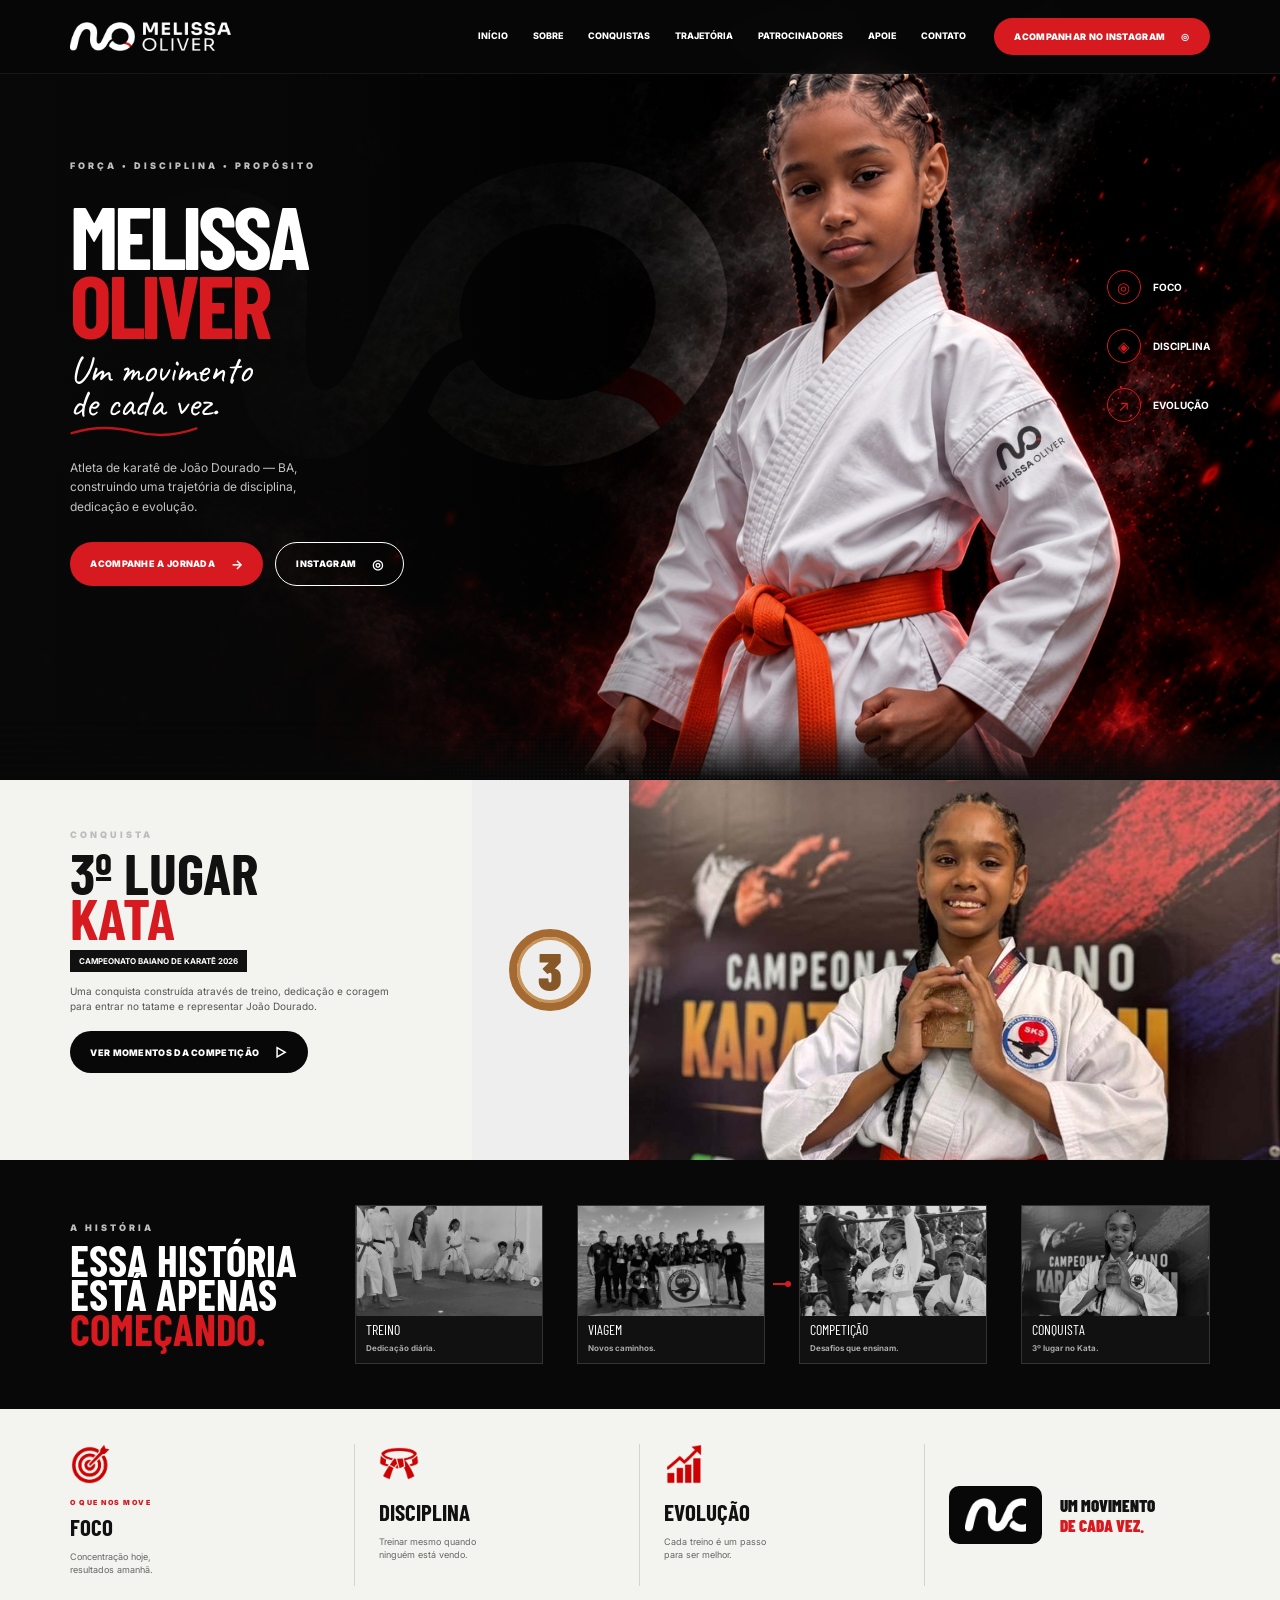
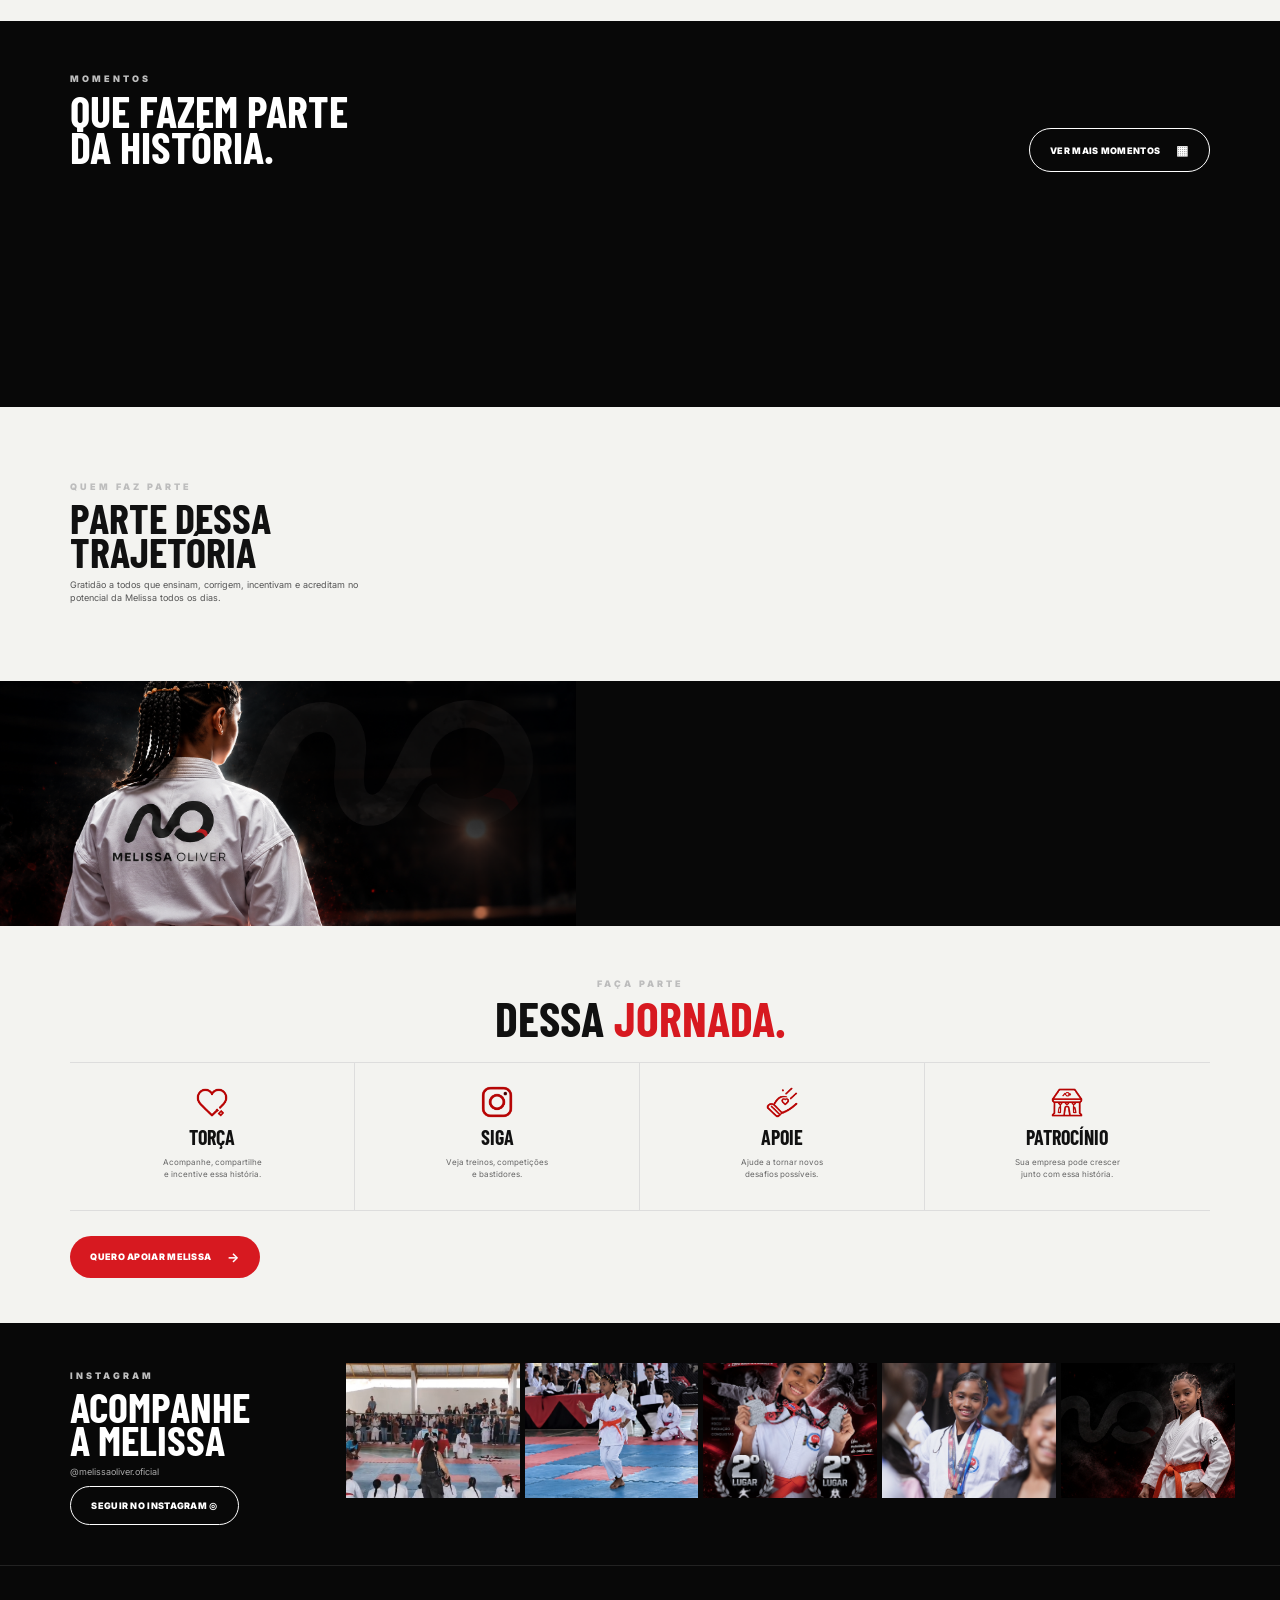
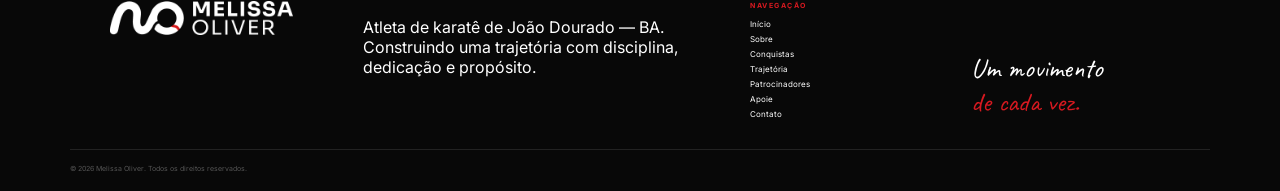
<file: index.html>
<!doctype html>
<html lang="pt-BR">
<head>
  <meta charset="utf-8">
  <meta name="viewport" content="width=device-width, initial-scale=1">
  <meta name="theme-color" content="#070707">
  <meta name="description" content="Melissa Oliver — atleta de karatê de João Dourado, Bahia. Um movimento de cada vez.">
  <title>Melissa Oliver | Karatê</title>
  <link rel="preconnect" href="https://fonts.googleapis.com">
  <link rel="preconnect" href="https://fonts.gstatic.com" crossorigin>
  <link href="https://fonts.googleapis.com/css2?family=Barlow+Condensed:wght@500;600;700;800;900&family=Inter:wght@400;500;600;700;800&family=Caveat:wght@500;600&display=swap" rel="stylesheet">
  <link rel="stylesheet" href="styles.css">
</head>
<body>
<header class="header" id="site-header">
  <a class="logo" href="#inicio" aria-label="Melissa Oliver">
    <img class="brand-logo" src="assets/logo.png" alt="Melissa Oliver">
  </a>
  <button class="menu" aria-label="Abrir menu">☰</button>
  <nav>
    <a href="#inicio">INÍCIO</a><a href="#sobre">SOBRE</a><a href="#conquistas">CONQUISTAS</a>
    <a href="#trajetoria">TRAJETÓRIA</a><a href="patrocinadores.html">PATROCINADORES</a><a href="#apoie">APOIE</a><a href="#contato">CONTATO</a>
  </nav>
  <a class="pill red ig-link" href="https://instagram.com/" target="_blank" rel="noopener">ACOMPANHAR NO INSTAGRAM <span>◎</span></a>
</header>

<main>
<section id="inicio" class="hero">
  <div class="hero-noise"></div>
  <div class="hero-copy">
    <div class="micro" id="hero-eyebrow">FORÇA <b>•</b> DISCIPLINA <b>•</b> PROPÓSITO</div>
    <h1>MELISSA<br><em>OLIVER</em></h1>
    <div class="script" id="hero-script">Um movimento<br>de cada vez.</div>
    <p id="hero-copy">Atleta de karatê de João Dourado — BA,<br>construindo uma trajetória de disciplina,<br>dedicação e evolução.</p>
    <div class="actions"><a class="pill red" href="#conquistas">ACOMPANHE A JORNADA <b>→</b></a><a class="pill outline ig-link" href="https://instagram.com/" target="_blank" rel="noopener">INSTAGRAM <b>◎</b></a></div>
  </div>
  <div class="hero-image"><img id="hero-photo" src="assets/melissa-hero-full.jpg" alt="Melissa Oliver"></div>
  <div class="hero-values">
    <span><i>◎</i><b>FOCO</b></span>
    <span><i>◈</i><b>DISCIPLINA</b></span>
    <span><i>↗</i><b>EVOLUÇÃO</b></span>
  </div>
</section>

<section id="conquistas" class="achievement">
  <div class="achievement-text">
    <span class="kicker">CONQUISTA</span>
    <h2><span id="ach-title">3º LUGAR</span><br><em id="ach-subtitle">KATA</em></h2>
    <strong class="tag" id="ach-event">CAMPEONATO BAIANO DE KARATÊ 2026</strong>
    <p id="ach-text">Uma conquista construída através de treino, dedicação e coragem para entrar no tatame e representar João Dourado.</p>
    <a class="pill black" href="#momentos">VER MOMENTOS DA COMPETIÇÃO <b>▷</b></a>
  </div>
  <div class="medal-wrap">
    <div class="medal"><span>3</span></div>
  </div>
  <div class="achievement-image"><img id="ach-photo" src="assets/competition.jpg" alt="Momento da competição"></div>
</section>

<section id="trajetoria" class="journey dark">
  <div class="journey-title"><span class="kicker">A HISTÓRIA</span><h2>ESSA HISTÓRIA<br>ESTÁ APENAS<br><em>COMEÇANDO.</em></h2></div>
  <div class="timeline">
    <article><img id="journey-photo-0" src="assets/timeline-train.jpg" alt=""><span id="journey-label-0">TREINO</span><b id="journey-text-0">Dedicação diária.</b></article>
    <i class="connector"></i>
    <article><img id="journey-photo-1" src="assets/timeline-trip.jpg" alt=""><span id="journey-label-1">VIAGEM</span><b id="journey-text-1">Novos caminhos.</b></article>
    <i class="connector"></i>
    <article><img id="journey-photo-2" src="assets/timeline-comp.jpg" alt=""><span id="journey-label-2">COMPETIÇÃO</span><b id="journey-text-2">Desafios que ensinam.</b></article>
    <i class="connector"></i>
    <article><img id="journey-photo-3" src="assets/timeline-win.jpg" alt=""><span id="journey-label-3">CONQUISTA</span><b id="journey-text-3">3º lugar no Kata.</b></article>
  </div>
</section>

<section id="sobre" class="values">
  <div><i><img src="assets/icon-foco.png" alt=""></i><small>O QUE NOS MOVE</small><h3>FOCO</h3><p>Concentração hoje,<br>resultados amanhã.</p></div>
  <div><i><img src="assets/icon-disciplina.png" alt=""></i><h3>DISCIPLINA</h3><p>Treinar mesmo quando<br>ninguém está vendo.</p></div>
  <div><i><img src="assets/icon-evolucao.png" alt=""></i><h3>EVOLUÇÃO</h3><p>Cada treino é um passo<br>para ser melhor.</p></div>
  <div class="motto"><span class="motto-logo"><img src="assets/logo-mark.png" alt="MO"></span><span>UM MOVIMENTO<br><em>DE CADA VEZ.</em></span></div>
</section>

<section id="momentos" class="moments dark">
  <div class="section-head"><div><span class="kicker">MOMENTOS</span><h2>QUE FAZEM PARTE<br>DA HISTÓRIA.</h2></div><a class="pill outline ig-link" href="https://instagram.com/" target="_blank" rel="noopener">VER MAIS MOMENTOS <b>▦</b></a></div>
  <div class="gallery">
    <a class="wide"><img id="moment-photo-0" src="assets/moment-1.jpg" alt=""></a><a><img id="moment-photo-1" src="assets/moment-2.jpg" alt=""></a><a><img id="moment-photo-2" src="assets/moment-3.jpg" alt=""></a><a><img id="moment-photo-3" src="assets/moment-4.jpg" alt=""></a>
  </div>
</section>

<section class="team">
  <div class="team-intro"><span class="kicker">QUEM FAZ PARTE</span><h2>PARTE DESSA<br>TRAJETÓRIA</h2><p>Gratidão a todos que ensinam, corrigem, incentivam e acreditam no potencial da Melissa todos os dias.</p></div>
  <div class="people">
    <figure><img id="team-photo-0" src="assets/coach-gel.jpg" alt=""><figcaption><small id="team-role-0">PROFESSORA</small><b id="team-name-0">GEL</b></figcaption></figure>
    <figure><img id="team-photo-1" src="assets/coach-caique.jpg" alt=""><figcaption><small id="team-role-1">PROFESSOR</small><b id="team-name-1">CAÍQUE</b></figcaption></figure>
    <figure><img id="team-photo-2" src="assets/coach-hevelyn.jpg" alt=""><figcaption><small id="team-role-2">PROFESSORA</small><b id="team-name-2">HEVELYN</b></figcaption></figure>
    <figure><img id="team-photo-3" src="assets/coach-pima.jpg" alt=""><figcaption><small id="team-role-3">TIO</small><b id="team-name-3">PIMA</b></figcaption></figure>
  </div>
</section>

<section class="next dark">
  <div class="next-image"><img id="next-photo" src="assets/next.jpg" alt=""></div>
  <div class="next-copy"><span class="kicker">PRÓXIMO DESAFIO</span><h2>A HISTÓRIA<br><em>CONTINUA.</em></h2><p id="next-text">Novos treinos, novas competições,<br>novos objetivos, novas conquistas.</p><a class="pill red ig-link" href="https://instagram.com/" target="_blank" rel="noopener">ACOMPANHAR PRÓXIMOS PASSOS <b>→</b></a></div>
</section>

<section id="apoie" class="support">
  <div class="center"><span class="kicker">FAÇA PARTE</span><h2>DESSA <em>JORNADA.</em></h2></div>
  <div class="support-grid">
    <div><i><img src="assets/icon-torca.png" alt=""></i><b>TORÇA</b><p>Acompanhe, compartilhe<br>e incentive essa história.</p></div>
    <div><i><img src="assets/icon-siga.png" alt=""></i><b>SIGA</b><p>Veja treinos, competições<br>e bastidores.</p></div>
    <div><i><img src="assets/icon-apoie.png" alt=""></i><b>APOIE</b><p>Ajude a tornar novos<br>desafios possíveis.</p></div>
    <div><i><img src="assets/icon-patrocinio.png" alt=""></i><b>PATROCÍNIO</b><p>Sua empresa pode crescer<br>junto com essa história.</p></div>
  </div>
  <a class="pill red center-btn" href="patrocinadores.html">QUERO APOIAR MELISSA <b>→</b></a>
</section>

<section id="contato" class="instagram dark">
  <div class="ig-intro"><span class="kicker">INSTAGRAM</span><h2>ACOMPANHE<br>A MELISSA</h2><p id="ig-handle">@melissaoliver</p><a class="pill outline ig-link" href="https://instagram.com/" target="_blank" rel="noopener">SEGUIR NO INSTAGRAM ◎</a></div>
  <div class="ig-grid"><a><img id="ig-grid-photo-0" src="assets/moment-1.jpg" alt=""></a><a><img id="ig-grid-photo-1" src="assets/moment-2.jpg" alt=""></a><a><img id="ig-grid-photo-2" src="assets/moment-3.jpg" alt=""></a><a><img id="ig-grid-photo-3" src="assets/moment-4.jpg" alt=""></a><a><img id="ig-grid-photo-4" src="assets/melissa-hero.jpg" alt=""></a></div>
</section>
</main>

<footer>
  <div class="footer-logo"><img class="brand-logo footer-brand-logo" src="assets/logo.png" alt="Melissa Oliver"></div>
  <p>Atleta de karatê de João Dourado — BA.<br>Construindo uma trajetória com disciplina,<br>dedicação e propósito.</p>
  <div class="footer-links"><b>NAVEGAÇÃO</b><a href="#inicio">Início</a><a href="#sobre">Sobre</a><a href="#conquistas">Conquistas</a><a href="#trajetoria">Trajetória</a><a href="patrocinadores.html">Patrocinadores</a><a href="#apoie">Apoie</a><a href="#contato">Contato</a></div>
  <div class="footer-motto">Um movimento<br><em>de cada vez.</em></div>
  <small class="copy">© 2026 Melissa Oliver. Todos os direitos reservados.</small>
</footer>

<script src="script.js"></script>
<script src="site-content.js"></script>
</body>
</html>
</file>
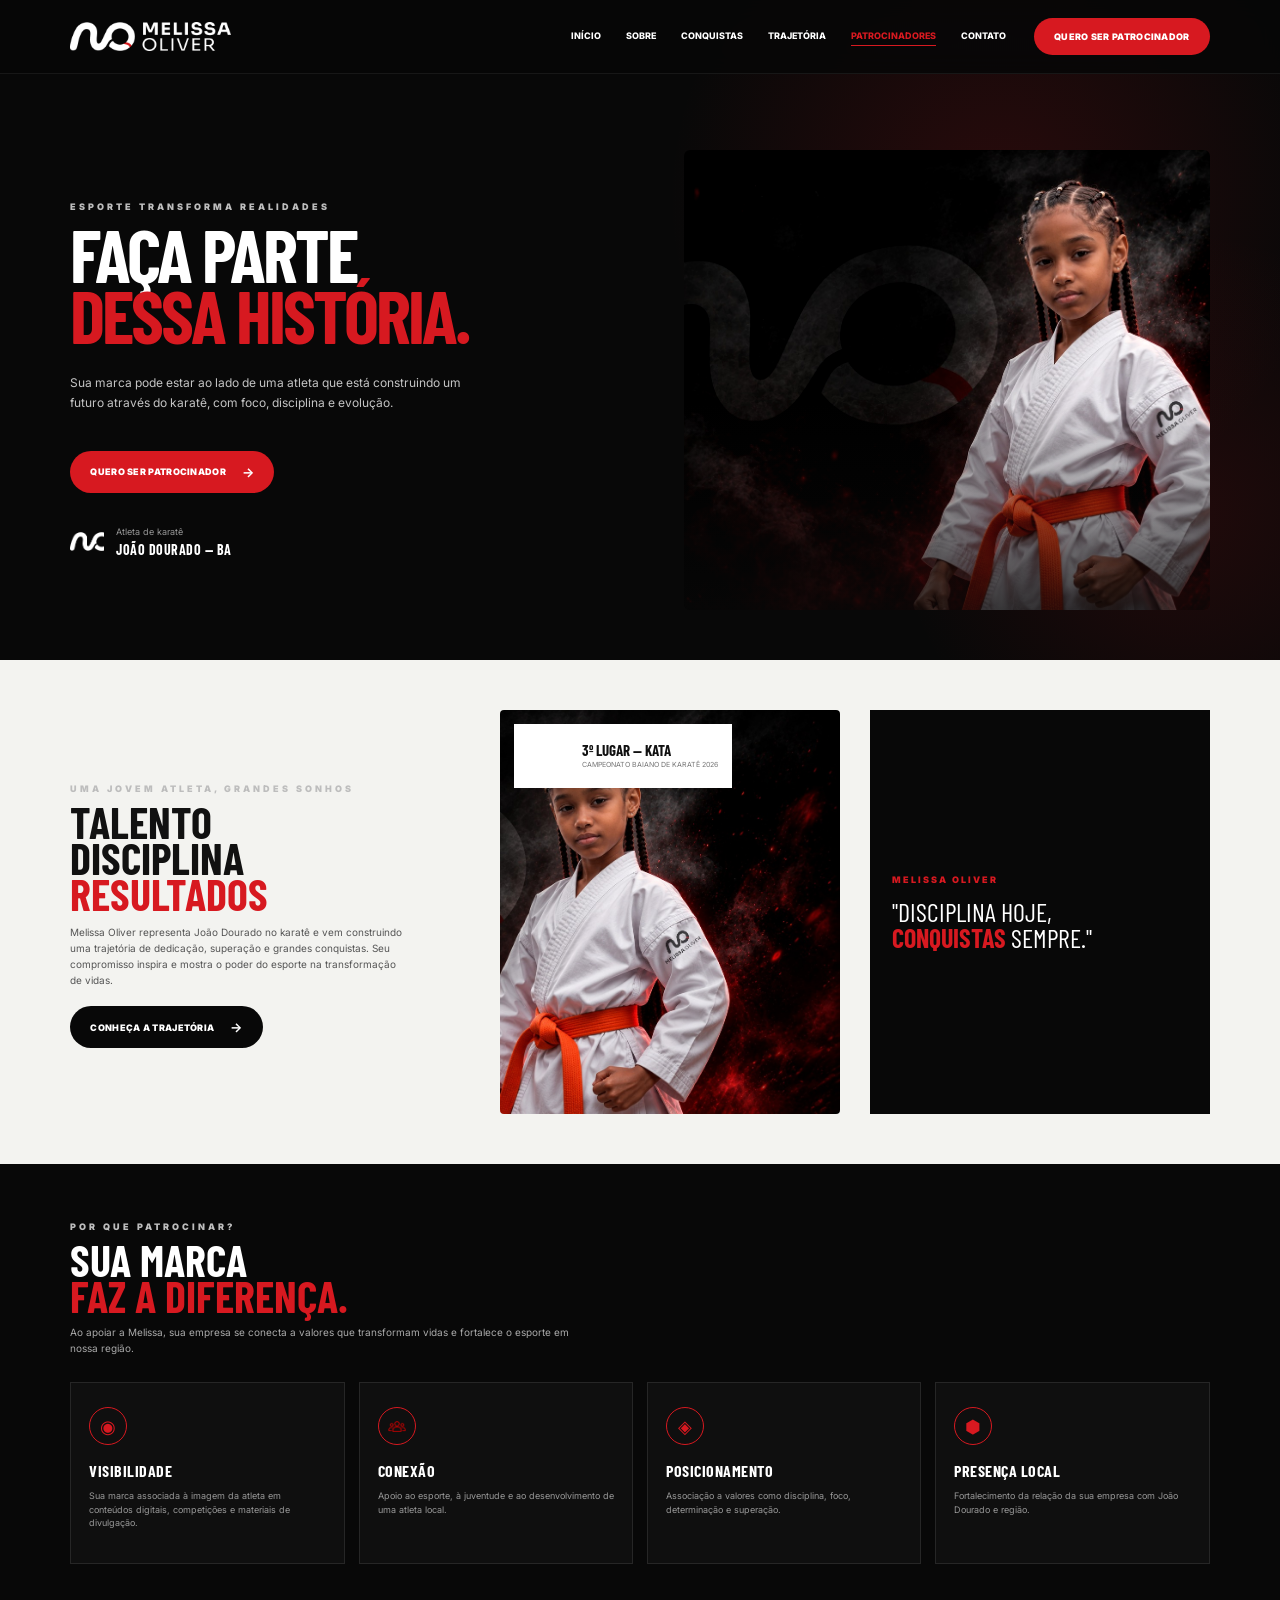
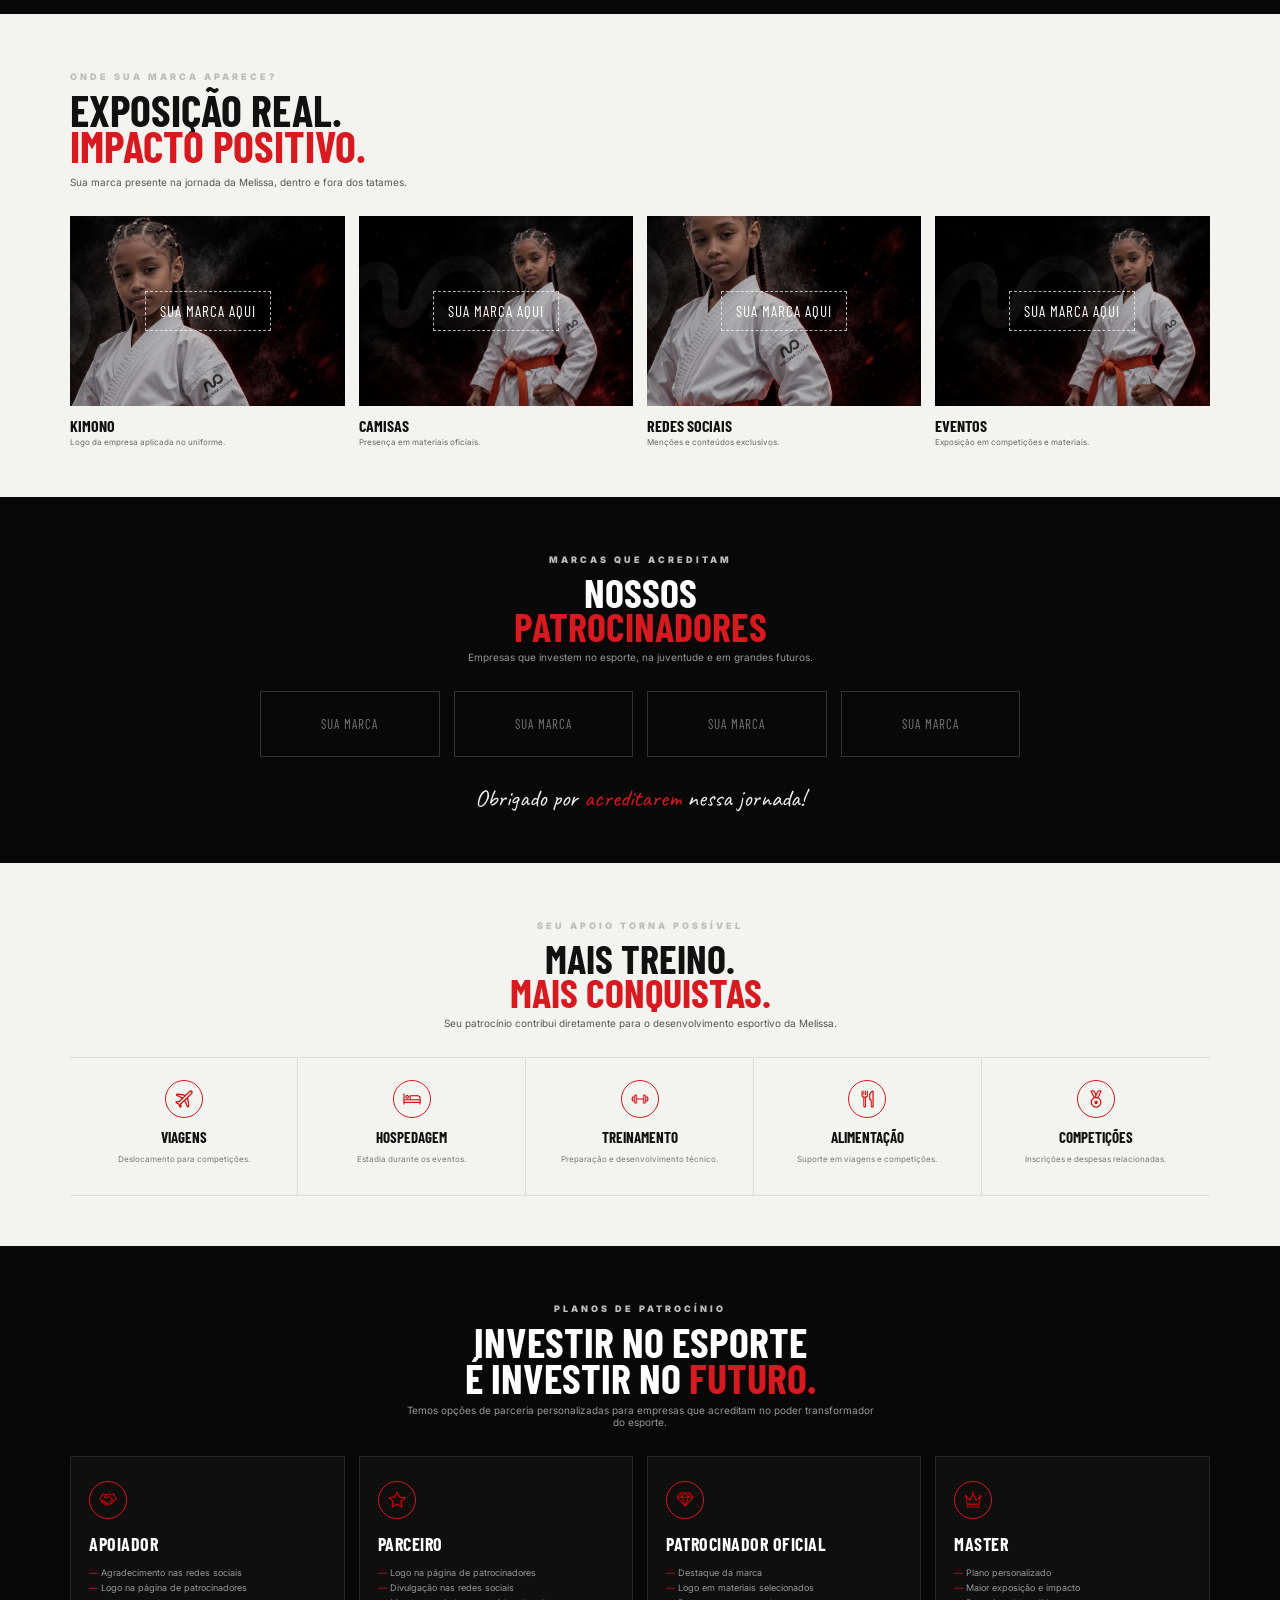
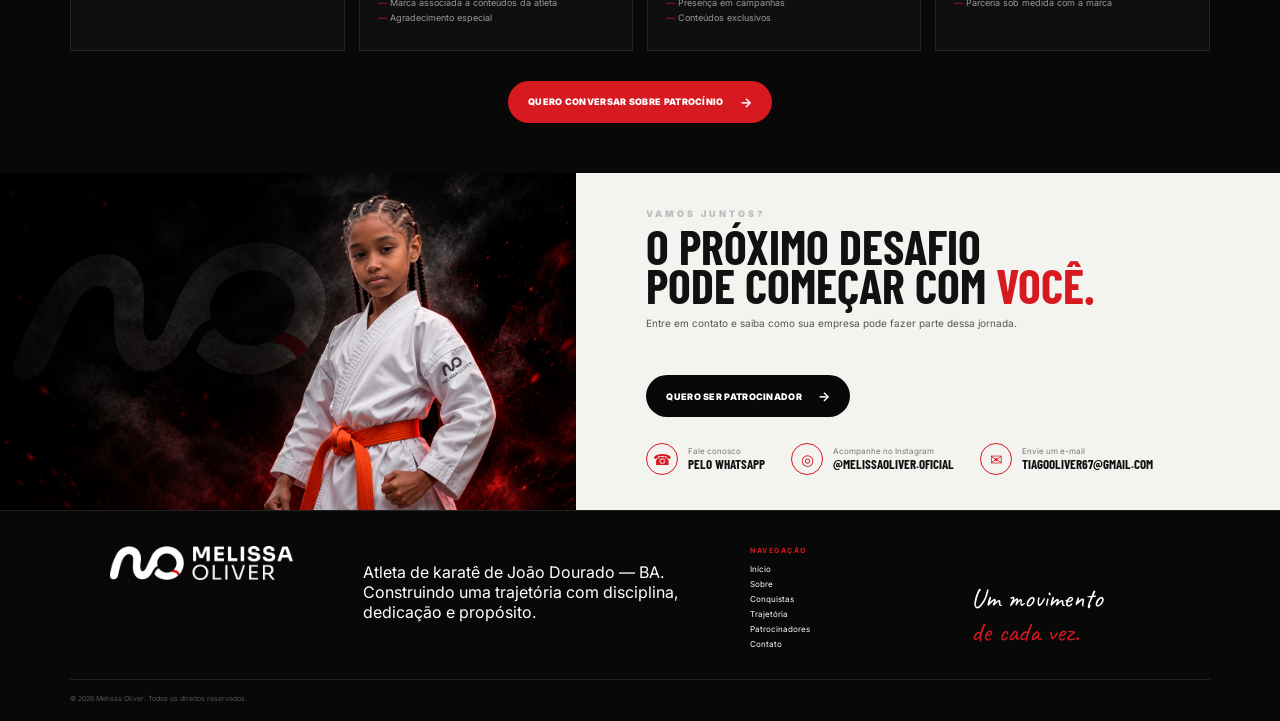
<file: patrocinadores.html>
<!doctype html>
<html lang="pt-BR">
<head>
  <meta charset="utf-8">
  <meta name="viewport" content="width=device-width, initial-scale=1">
  <meta name="theme-color" content="#070707">
  <meta name="description" content="Seja patrocinador da Melissa Oliver — atleta de karatê de João Dourado, Bahia. Faça parte dessa história.">
  <title>Patrocinadores | Melissa Oliver</title>
  <link rel="preconnect" href="https://fonts.googleapis.com">
  <link rel="preconnect" href="https://fonts.gstatic.com" crossorigin>
  <link href="https://fonts.googleapis.com/css2?family=Barlow+Condensed:wght@500;600;700;800;900&family=Inter:wght@400;500;600;700;800&family=Caveat:wght@500;600&display=swap" rel="stylesheet">
  <link rel="stylesheet" href="styles.css">
</head>
<body>
<header class="header" id="site-header">
  <a class="logo" href="index.html" aria-label="Melissa Oliver">
    <img class="brand-logo" src="assets/logo.png" alt="Melissa Oliver">
  </a>
  <button class="menu" aria-label="Abrir menu">☰</button>
  <nav>
    <a href="index.html#inicio">INÍCIO</a><a href="index.html#sobre">SOBRE</a><a href="index.html#conquistas">CONQUISTAS</a>
    <a href="index.html#trajetoria">TRAJETÓRIA</a><a href="patrocinadores.html" class="is-active">PATROCINADORES</a><a href="index.html#contato">CONTATO</a>
  </nav>
  <a class="pill red" href="#planos">QUERO SER PATROCINADOR</a>
</header>

<main>
<section class="sp-hero">
  <div class="sp-hero-copy">
    <span class="kicker">ESPORTE TRANSFORMA REALIDADES</span>
    <h1>FAÇA PARTE<br><em>DESSA HISTÓRIA.</em></h1>
    <p id="sp-hero-copy">Sua marca pode estar ao lado de uma atleta que está construindo um futuro através do karatê, com foco, disciplina e evolução.</p>
    <div class="actions"><a class="pill red" href="#planos">QUERO SER PATROCINADOR <b>→</b></a></div>
    <div class="sp-hero-byline">
      <img src="assets/logo-mark.png" alt="MO">
      <span><small>Atleta de karatê</small><b id="sp-hero-location">JOÃO DOURADO — BA</b></span>
    </div>
  </div>
  <div class="sp-hero-image"><img id="sp-hero-photo" src="assets/melissa-hero-full.jpg" alt="Melissa Oliver, atleta de karatê"></div>
</section>

<section class="sp-story">
  <div class="sp-story-text">
    <span class="kicker">UMA JOVEM ATLETA, GRANDES SONHOS</span>
    <h2>TALENTO<br>DISCIPLINA<br><em>RESULTADOS</em></h2>
    <p id="sp-story-text">Melissa Oliver representa João Dourado no karatê e vem construindo uma trajetória de dedicação, superação e grandes conquistas. Seu compromisso inspira e mostra o poder do esporte na transformação de vidas.</p>
    <a class="pill black" href="index.html#trajetoria">CONHEÇA A TRAJETÓRIA <b>→</b></a>
  </div>
  <div class="sp-story-photo">
    <div class="sp-story-badge">
      <div class="medal"><span>3</span></div>
      <span><strong id="sp-story-badge-title">3º LUGAR — KATA</strong><small id="sp-story-badge-event">CAMPEONATO BAIANO DE KARATÊ 2026</small></span>
    </div>
    <img id="sp-story-photo" src="assets/melissa-hero-fire.jpg" alt="Melissa Oliver competindo">
  </div>
  <div class="sp-quote">
    <span>MELISSA OLIVER</span>
    <p id="sp-quote-text">"DISCIPLINA HOJE,<br><b>CONQUISTAS</b> SEMPRE."</p>
  </div>
</section>

<section class="sp-why">
  <div class="sp-why-head">
    <span class="kicker">POR QUE PATROCINAR?</span>
    <h2>SUA MARCA<br><em>FAZ A DIFERENÇA.</em></h2>
    <p>Ao apoiar a Melissa, sua empresa se conecta a valores que transformam vidas e fortalece o esporte em nossa região.</p>
  </div>
  <div class="sp-cards">
    <div><i>◉</i><b id="sp-why-0-title">VISIBILIDADE</b><p id="sp-why-0-text">Sua marca associada à imagem da atleta em conteúdos digitais, competições e materiais de divulgação.</p></div>
    <div><i><img src="assets/icon-conexao.png" alt=""></i><b id="sp-why-1-title">CONEXÃO</b><p id="sp-why-1-text">Apoio ao esporte, à juventude e ao desenvolvimento de uma atleta local.</p></div>
    <div><i>◈</i><b id="sp-why-2-title">POSICIONAMENTO</b><p id="sp-why-2-text">Associação a valores como disciplina, foco, determinação e superação.</p></div>
    <div><i>⬢</i><b id="sp-why-3-title">PRESENÇA LOCAL</b><p id="sp-why-3-text">Fortalecimento da relação da sua empresa com João Dourado e região.</p></div>
  </div>
</section>

<section class="sp-expo">
  <div class="sp-expo-head">
    <span class="kicker">ONDE SUA MARCA APARECE?</span>
    <h2>EXPOSIÇÃO REAL.<br><em>IMPACTO POSITIVO.</em></h2>
    <p>Sua marca presente na jornada da Melissa, dentro e fora dos tatames.</p>
  </div>
  <div class="sp-expo-grid">
    <figure>
      <div class="sp-expo-photo"><img id="sp-expo-photo-0" src="assets/melissa-hero-fire.jpg" alt="Kimono" style="object-position:50% 15%"><div class="sp-expo-tag"><span>SUA MARCA AQUI</span></div></div>
      <figcaption><b>KIMONO</b><small>Logo da empresa aplicada no uniforme.</small></figcaption>
    </figure>
    <figure>
      <div class="sp-expo-photo"><img id="sp-expo-photo-1" src="assets/melissa-hero-full.jpg" alt="Camisas" style="object-position:75% 30%"><div class="sp-expo-tag"><span>SUA MARCA AQUI</span></div></div>
      <figcaption><b>CAMISAS</b><small>Presença em materiais oficiais.</small></figcaption>
    </figure>
    <figure>
      <div class="sp-expo-photo"><img id="sp-expo-photo-2" src="assets/melissa-hero-fire.jpg" alt="Redes sociais" style="object-position:20% 40%"><div class="sp-expo-tag"><span>SUA MARCA AQUI</span></div></div>
      <figcaption><b>REDES SOCIAIS</b><small>Menções e conteúdos exclusivos.</small></figcaption>
    </figure>
    <figure>
      <div class="sp-expo-photo"><img id="sp-expo-photo-3" src="assets/melissa-hero-full.jpg" alt="Eventos" style="object-position:40% 15%"><div class="sp-expo-tag"><span>SUA MARCA AQUI</span></div></div>
      <figcaption><b>EVENTOS</b><small>Exposição em competições e materiais.</small></figcaption>
    </figure>
  </div>
</section>

<section class="sp-sponsors">
  <span class="kicker">MARCAS QUE ACREDITAM</span>
  <h2>NOSSOS<br><em>PATROCINADORES</em></h2>
  <p>Empresas que investem no esporte, na juventude e em grandes futuros.</p>
  <div class="sp-logo-grid" id="sp-logo-grid">
    <div>SUA MARCA</div><div>SUA MARCA</div><div>SUA MARCA</div><div>SUA MARCA</div>
  </div>
  <div class="sp-thanks">Obrigado por <em>acreditarem</em> nessa jornada!</div>
</section>

<section class="sp-impact">
  <span class="kicker">SEU APOIO TORNA POSSÍVEL</span>
  <h2>MAIS TREINO.<br><em>MAIS CONQUISTAS.</em></h2>
  <p>Seu patrocínio contribui diretamente para o desenvolvimento esportivo da Melissa.</p>
  <div class="sp-impact-grid">
    <div><i><img src="assets/icon-viagens.png" alt=""></i><b>VIAGENS</b><p>Deslocamento para competições.</p></div>
    <div><i><img src="assets/icon-hospedagem.png" alt=""></i><b>HOSPEDAGEM</b><p>Estadia durante os eventos.</p></div>
    <div><i><img src="assets/icon-treinamento.png" alt=""></i><b>TREINAMENTO</b><p>Preparação e desenvolvimento técnico.</p></div>
    <div><i><img src="assets/icon-alimentacao.png" alt=""></i><b>ALIMENTAÇÃO</b><p>Suporte em viagens e competições.</p></div>
    <div><i><img src="assets/icon-competicao.png" alt=""></i><b>COMPETIÇÕES</b><p>Inscrições e despesas relacionadas.</p></div>
  </div>
</section>

<section id="planos" class="sp-plans">
  <span class="kicker">PLANOS DE PATROCÍNIO</span>
  <h2>INVESTIR NO ESPORTE<br>É INVESTIR NO <em>FUTURO.</em></h2>
  <p>Temos opções de parceria personalizadas para empresas que acreditam no poder transformador do esporte.</p>
  <div class="sp-plan-grid">
    <div>
      <i><img src="assets/icon-apoiador.png" alt=""></i><b id="sp-plan-0-title">APOIADOR</b>
      <ul id="sp-plan-0-list"><li>Agradecimento nas redes sociais</li><li>Logo na página de patrocinadores</li></ul>
    </div>
    <div>
      <i><img src="assets/icon-parceiro.png" alt=""></i><b id="sp-plan-1-title">PARCEIRO</b>
      <ul id="sp-plan-1-list"><li>Logo na página de patrocinadores</li><li>Divulgação nas redes sociais</li><li>Marca associada a conteúdos da atleta</li><li>Agradecimento especial</li></ul>
    </div>
    <div>
      <i><img src="assets/icon-patrocinador-oficial.png" alt=""></i><b id="sp-plan-2-title">PATROCINADOR OFICIAL</b>
      <ul id="sp-plan-2-list"><li>Destaque da marca</li><li>Logo em materiais selecionados</li><li>Presença em campanhas</li><li>Conteúdos exclusivos</li></ul>
    </div>
    <div>
      <i><img src="assets/icon-master.png" alt=""></i><b id="sp-plan-3-title">MASTER</b>
      <ul id="sp-plan-3-list"><li>Plano personalizado</li><li>Maior exposição e impacto</li><li>Parceria sob medida com a marca</li></ul>
    </div>
  </div>
  <a class="pill red sp-wa-link" href="https://wa.me/5574999758969" target="_blank" rel="noopener">QUERO CONVERSAR SOBRE PATROCÍNIO <b>→</b></a>
</section>

<section class="sp-cta">
  <div class="sp-cta-image"><img id="sp-cta-photo" src="assets/melissa-hero-full.jpg" alt="Melissa Oliver"></div>
  <div class="sp-cta-copy">
    <span class="kicker">VAMOS JUNTOS?</span>
    <h2>O PRÓXIMO DESAFIO<br>PODE COMEÇAR COM <em>VOCÊ.</em></h2>
    <p id="sp-cta-text">Entre em contato e saiba como sua empresa pode fazer parte dessa jornada.</p>
    <div class="actions"><a class="pill black sp-wa-link" href="https://wa.me/5574999758969" target="_blank" rel="noopener">QUERO SER PATROCINADOR <b>→</b></a></div>
    <div class="sp-contacts">
      <a class="sp-wa-link" href="https://wa.me/5574999758969" target="_blank" rel="noopener"><i>☎</i><span><small>Fale conosco</small><b>PELO WHATSAPP</b></span></a>
      <a class="sp-ig-link" href="https://instagram.com/melissaoliver.oficial" target="_blank" rel="noopener"><i>◎</i><span><small>Acompanhe no Instagram</small><b id="sp-contact-ig-text">@MELISSAOLIVER.OFICIAL</b></span></a>
      <a class="sp-email-link" href="mailto:tiagooliver67@gmail.com"><i>✉</i><span><small>Envie um e-mail</small><b id="sp-contact-email-text">TIAGOOLIVER67@GMAIL.COM</b></span></a>
    </div>
  </div>
</section>
</main>

<footer>
  <div class="footer-logo"><img class="brand-logo footer-brand-logo" src="assets/logo.png" alt="Melissa Oliver"></div>
  <p>Atleta de karatê de João Dourado — BA.<br>Construindo uma trajetória com disciplina,<br>dedicação e propósito.</p>
  <div class="footer-links"><b>NAVEGAÇÃO</b><a href="index.html#inicio">Início</a><a href="index.html#sobre">Sobre</a><a href="index.html#conquistas">Conquistas</a><a href="index.html#trajetoria">Trajetória</a><a href="patrocinadores.html">Patrocinadores</a><a href="index.html#contato">Contato</a></div>
  <div class="footer-motto">Um movimento<br><em>de cada vez.</em></div>
  <small class="copy">© 2026 Melissa Oliver. Todos os direitos reservados.</small>
</footer>

<script src="script.js"></script>
<script src="patrocinadores-content.js"></script>
</body>
</html>
</file>
<file: styles.css>
/* ===== Tokens ===== */
:root{
  --ink:#080808;
  --paper:#f3f3f0;
  --red:#d71920;
  --white:#fff;
  --muted:#9a9a9a;
  --line:#222;
  --line-light:#d4d4d0;
  --bronze:#a56a32;
  --bronze-light:#c89457;
  --ease-kime: cubic-bezier(.16,.84,.44,1);   /* golpe: parte rápido, trava firme */
  --ease-pop:  cubic-bezier(.34,1.56,.64,1);  /* pequeno overshoot, tipo "kiai" */
  --dur-fast: .35s;
  --dur-med: .7s;
  --dur-slow: 1s;
}
@media (prefers-reduced-motion: reduce){
  *{animation-duration:.001s !important;animation-delay:0s !important;transition-duration:.001s !important;}
}

/* ===== Base ===== */
*{box-sizing:border-box}
html{scroll-behavior:smooth}
body{margin:0;background:var(--ink);color:#111;font-family:Inter,Arial,sans-serif}
img{width:100%;height:100%;object-fit:cover;display:block}
a{text-decoration:none;color:inherit}
button{font:inherit;cursor:pointer}
.dark{background:var(--ink);color:#fff}

/* ===== Header ===== */
.header{height:74px;position:fixed;z-index:50;top:0;left:0;right:0;display:flex;align-items:center;gap:28px;padding:0 5.5vw;background:rgba(7,7,7,.9);backdrop-filter:blur(12px);color:#fff;border-bottom:1px solid #171717;transition:height var(--dur-fast) var(--ease-kime),background var(--dur-fast) var(--ease-kime),padding var(--dur-fast) var(--ease-kime)}
.header.scrolled{height:56px;background:rgba(7,7,7,.97);box-shadow:0 8px 24px rgba(0,0,0,.35)}
.logo{display:flex;align-items:center;gap:9px;margin-right:auto}
.brand-logo{width:auto;height:30px;max-width:44vw;object-fit:contain;transition:height var(--dur-fast) var(--ease-kime)}
.header.scrolled .brand-logo{height:24px}
.footer-brand-logo{height:34px;margin-bottom:10px}
.header nav{display:flex;gap:25px;font-size:9px;font-weight:800}
.header nav a{position:relative;padding-bottom:2px}
.header nav a:after{content:"";position:absolute;left:0;bottom:-3px;width:0;height:1px;background:var(--red);transition:width var(--dur-fast) var(--ease-kime)}
.header nav a:hover{color:var(--red)}
.header nav a:hover:after{width:100%}
.pill{display:inline-flex;align-items:center;gap:16px;border-radius:999px;padding:13px 20px;font-size:9px;font-weight:900;letter-spacing:.3px;white-space:nowrap;transition:transform var(--dur-fast) var(--ease-kime),box-shadow var(--dur-fast) var(--ease-kime),background var(--dur-fast) var(--ease-kime)}
.pill.red{background:var(--red);color:#fff}
.pill.red:hover{transform:translateY(-2px);box-shadow:0 10px 24px rgba(215,25,32,.4)}
.pill.outline{border:1px solid #fff;color:#fff}
.pill.outline:hover{transform:translateY(-2px);background:#fff;color:var(--ink)}
.pill.black{background:var(--ink);color:#fff}
.pill.black:hover{transform:translateY(-2px);box-shadow:0 10px 20px rgba(0,0,0,.25)}
.pill b{font-size:13px}
.menu{display:none;background:none;border:0;color:#fff;font-size:22px}

/* ===== Hero ===== */
.hero{height:780px;position:relative;overflow:hidden;background:radial-gradient(circle at 70% 45%,rgba(215,25,32,.15),transparent 28%),radial-gradient(circle at 88% 18%,rgba(215,25,32,.14),transparent 22%),radial-gradient(circle at 92% 82%,rgba(215,25,32,.12),transparent 20%),var(--ink);color:#fff;padding:160px 5.5vw 0}
.hero:after{content:"";position:absolute;inset:0;background:linear-gradient(90deg,#080808 0%,rgba(8,8,8,.96) 32%,rgba(8,8,8,.3) 70%,#080808 100%);z-index:1}
.hero-noise{position:absolute;inset:0;opacity:.12;background-image:radial-gradient(#fff 1px,transparent 1px);background-size:4px 4px;mask-image:linear-gradient(90deg,transparent,#000,transparent)}
.hero-copy{position:relative;z-index:4;width:42%;max-width:590px}
.micro,.kicker{font-size:9px;font-weight:900;letter-spacing:3px;color:#bdbdbd}
.micro b{color:var(--red);margin:0 6px}
.hero h1{font-family:"Barlow Condensed";font-size:88px;line-height:.78;letter-spacing:-4px;margin:30px 0 15px}
.hero h1 em{font-style:normal;color:var(--red)}
.script{font-family:Caveat,cursive;font-size:38px;line-height:.88;margin-bottom:20px;position:relative}
.script:after{content:"";display:block;width:150px;height:16px;margin-top:2px;background:url("data:image/svg+xml,%3Csvg xmlns='http://www.w3.org/2000/svg' viewBox='0 0 160 20'%3E%3Cpath d='M2 14 Q40 2 80 12 T158 8' stroke='%23d71920' stroke-width='3' fill='none' stroke-linecap='round'/%3E%3C/svg%3E") no-repeat;background-size:contain;opacity:.85}
.hero-copy p,.hero p{font-size:12px;line-height:1.6;color:#c4c4c4}
.actions{display:flex;gap:12px;margin-top:26px}
.hero-image{position:absolute;z-index:2;left:0;right:0;bottom:0;width:100%;height:100%;overflow:hidden;mask-image:linear-gradient(to bottom,#000 92%,transparent 100%);clip-path:inset(0 100% 0 0);animation:curtain 1.05s var(--ease-kime) .55s forwards}
.hero-image img{object-position:50% 30%;filter:contrast(1.04) saturate(.92);transform:scale(1.04);transition:transform 1.4s var(--ease-kime)}
.hero-image:after{content:"";position:absolute;inset:0;z-index:1;pointer-events:none;background:linear-gradient(90deg,var(--ink) 0%,rgba(8,8,8,.82) 22%,rgba(8,8,8,.35) 40%,rgba(8,8,8,0) 56%)}
.hero.is-ready .hero-image img{transform:scale(1)}
.giant-mo{position:absolute;z-index:1;right:44%;top:150px;font-family:"Barlow Condensed";font-size:280px;font-weight:900;letter-spacing:-35px;color:#242424;line-height:.7;animation:float 7s ease-in-out infinite}
.hero-values{position:absolute;z-index:5;right:5.5%;top:270px;display:flex;flex-direction:column;gap:25px}
.hero-values span{display:flex;align-items:center;gap:12px}
.hero-values i{font-style:normal;color:var(--red);font-size:15px;display:flex;align-items:center;justify-content:center;width:34px;height:34px;border:1.5px solid var(--red);border-radius:50%;flex:none}
.hero-values b{font-size:10px}

@keyframes curtain{to{clip-path:inset(0 0 0 0)}}
@keyframes float{0%,100%{transform:rotate(-10deg) translateY(0)}50%{transform:rotate(-10deg) translateY(-14px)}}

/* sequência de entrada do herói (roda uma vez, ao carregar) */
.hero-copy>*{opacity:0;transform:translateY(22px);animation:riseKime var(--dur-med) var(--ease-kime) forwards}
.hero-copy .micro{animation-delay:.05s}
.hero-copy h1{animation-delay:.16s}
.hero-copy .script{animation-delay:.30s}
.hero-copy p{animation-delay:.42s}
.hero-copy .actions{animation-delay:.55s}
.hero-values span{opacity:0;transform:translateX(14px);animation:riseSide var(--dur-fast) var(--ease-kime) forwards}
.hero-values span:nth-child(1){animation-delay:.75s}
.hero-values span:nth-child(2){animation-delay:.87s}
.hero-values span:nth-child(3){animation-delay:.99s}
@keyframes riseKime{to{opacity:1;transform:none}}
@keyframes riseSide{to{opacity:1;transform:none}}

/* ===== Conquista ===== */
.achievement{min-height:285px;display:grid;grid-template-columns:1.05fr .35fr 1.45fr;background:var(--paper)}
.achievement-text{padding:42px 5.5vw}
.achievement-text h2{font-family:"Barlow Condensed";font-size:58px;line-height:.78;margin:8px 0}
.achievement-text h2 em{font-style:normal;color:var(--red)}
.tag{display:inline-block;background:#111;color:#fff;font-size:8px;padding:6px 9px}
.achievement-text p{max-width:370px;font-size:10px;line-height:1.5;color:#555;margin:12px 0 17px}
.achievement-image{height:100%;min-height:285px;overflow:hidden}
.achievement-image img{transition:transform .7s var(--ease-kime),filter .5s}
.achievement-image:hover img{transform:scale(1.07)}
.medal-wrap{display:flex;align-items:center;justify-content:center;background:#eee}
.medal{width:82px;height:82px;border-radius:50%;border:8px solid var(--bronze);box-shadow:inset 0 0 0 3px var(--bronze-light);display:flex;align-items:center;justify-content:center;color:#865827;font-family:"Barlow Condensed";font-size:52px;font-weight:900;transform:scale(0);transition:transform .55s var(--ease-pop)}
.achievement.is-visible .medal{transform:scale(1)}

/* ===== A história / timeline ===== */
.journey{padding:45px 5.5vw;display:grid;grid-template-columns:25% 75%;align-items:center}
.journey-title h2{font-family:"Barlow Condensed";font-size:43px;line-height:.8;margin:8px 0}
.journey-title h2 em{font-style:normal;color:var(--red)}
.timeline{display:grid;grid-template-columns:1fr 18px 1fr 18px 1fr 18px 1fr;gap:8px;align-items:center}
.timeline article{border:1px solid #333;padding:0 0 10px;background:#111;overflow:hidden;opacity:0;transform:translateY(26px);transition:opacity .6s var(--ease-kime),transform .6s var(--ease-kime)}
.timeline.is-visible article{opacity:1;transform:none}
.timeline.is-visible article:nth-of-type(1){transition-delay:.05s}
.timeline.is-visible article:nth-of-type(3){transition-delay:.28s}
.timeline.is-visible article:nth-of-type(5){transition-delay:.51s}
.timeline.is-visible article:nth-of-type(7){transition-delay:.74s}
.timeline article img{height:110px;filter:grayscale(1);opacity:.85;transition:transform .6s var(--ease-kime),filter .5s}
.timeline article:hover img{transform:scale(1.08);filter:grayscale(.15)}
.timeline article span,.timeline article b{display:block;padding:5px 10px 0}
.timeline article span{font-family:"Barlow Condensed";font-size:14px}
.timeline article b{font-size:8px;color:#aaa}
.connector{height:2px;background:var(--red);position:relative;transform:scaleX(0);transform-origin:left;transition:transform .5s var(--ease-kime)}
.timeline.is-visible .connector:nth-of-type(2){transition-delay:.22s;transform:scaleX(1)}
.timeline.is-visible .connector:nth-of-type(4){transition-delay:.45s;transform:scaleX(1)}
.timeline.is-visible .connector:nth-of-type(6){transition-delay:.68s;transform:scaleX(1)}
.connector:after{content:"";position:absolute;width:6px;height:6px;background:var(--red);border-radius:50%;right:0;top:-2px}

/* ===== Valores ===== */
.values{background:var(--paper);display:grid;grid-template-columns:repeat(4,1fr);padding:35px 5.5vw}
.values>div{padding:0 24px;border-right:1px solid var(--line-light);opacity:0;transform:translateY(20px);transition:opacity .6s var(--ease-kime),transform .6s var(--ease-kime)}
.values.is-visible>div{opacity:1;transform:none}
.values.is-visible>div:nth-child(1){transition-delay:.05s}
.values.is-visible>div:nth-child(2){transition-delay:.15s}
.values.is-visible>div:nth-child(3){transition-delay:.25s}
.values.is-visible>div:nth-child(4){transition-delay:.35s}
.values>div:first-child{padding-left:0}
.values>div:last-child{border:0}
.values i{font-style:normal;color:var(--red);display:block;margin-bottom:14px}
.values i img{width:40px;height:40px;object-fit:contain;display:block}
.values small{display:block;color:var(--red);font-size:7px;font-weight:900;letter-spacing:1.5px}
.values h3{font-family:"Barlow Condensed";font-size:23px;margin:6px 0}
.values p{font-size:9px;color:#666;line-height:1.5}
.motto{display:flex;align-items:center;gap:18px}
.motto-logo{display:flex;align-items:center;justify-content:center;background:var(--ink);border-radius:10px;padding:12px 16px}
.motto-logo img{height:34px;width:auto;display:block}
.motto span{font-family:"Barlow Condensed";font-weight:900;font-size:17px}
.motto em{color:var(--red);font-style:normal}

/* ===== Momentos ===== */
.moments{padding:45px 5.5vw}
.section-head{display:flex;justify-content:space-between;align-items:end;margin-bottom:20px}
.section-head h2{font-family:"Barlow Condensed";font-size:44px;line-height:.82;margin:7px 0}
.gallery{display:grid;grid-template-columns:1.8fr 1fr 1fr 1fr;gap:5px;height:170px}
.gallery a{overflow:hidden;display:block;position:relative}
.gallery img{min-width:0;filter:grayscale(.3);transition:transform .6s var(--ease-kime),filter .5s;opacity:0;transform:translateY(18px) scale(1.1)}
.gallery.is-visible img{opacity:1;transform:translateY(0) scale(1)}
.gallery.is-visible a:nth-child(1) img{transition-delay:.05s}
.gallery.is-visible a:nth-child(2) img{transition-delay:.15s}
.gallery.is-visible a:nth-child(3) img{transition-delay:.25s}
.gallery.is-visible a:nth-child(4) img{transition-delay:.35s}
.gallery a:hover img{transform:scale(1.08) !important;filter:grayscale(0)}

/* ===== Equipe ===== */
.team{background:var(--paper);padding:42px 5.5vw;display:grid;grid-template-columns:30% 70%;align-items:center}
.team-intro h2{font-family:"Barlow Condensed";font-size:42px;line-height:.8;margin:7px 0}
.team-intro p{font-size:9px;color:#555;line-height:1.5;max-width:300px}
.people{display:grid;grid-template-columns:repeat(4,1fr);gap:7px}
.people figure{margin:0;position:relative;opacity:0;transform:translateY(20px);transition:opacity .6s var(--ease-kime),transform .6s var(--ease-kime)}
.people.is-visible figure{opacity:1;transform:none}
.people.is-visible figure:nth-child(1){transition-delay:.05s}
.people.is-visible figure:nth-child(2){transition-delay:.15s}
.people.is-visible figure:nth-child(3){transition-delay:.25s}
.people.is-visible figure:nth-child(4){transition-delay:.35s}
.people figure{overflow:hidden}
.people img{height:145px;filter:grayscale(.1);transition:transform .6s var(--ease-kime),filter .5s}
.people figure:hover img{transform:scale(1.08);filter:grayscale(0)}
.people figcaption{background:#fff;padding:7px 10px;border-top:2px solid var(--red);transition:border-color .3s}
.people small{display:block;font-size:6px;color:#777;letter-spacing:1px}
.people b{font-family:"Barlow Condensed";font-size:18px}

/* ===== Próximo desafio ===== */
.next{min-height:245px;display:grid;grid-template-columns:45% 55%}
.next-image{height:245px;overflow:hidden}
.next-image img{transition:transform .8s var(--ease-kime)}
.next-image:hover img{transform:scale(1.06)}
.next-copy{display:flex;flex-direction:column;justify-content:center;padding:25px 5.5vw}
.next-copy h2{font-family:"Barlow Condensed";font-size:55px;line-height:.78;margin:8px 0}
.next-copy h2 em{font-style:normal;color:var(--red)}
.next-copy p{font-size:9px;color:#aaa;line-height:1.5;margin:4px 0 14px}
.next-copy>*{opacity:0;transform:translateY(18px);transition:opacity .6s var(--ease-kime),transform .6s var(--ease-kime)}
.next.is-visible .next-copy>*{opacity:1;transform:none}
.next.is-visible .next-copy>*:nth-child(1){transition-delay:.05s}
.next.is-visible .next-copy>*:nth-child(2){transition-delay:.15s}
.next.is-visible .next-copy>*:nth-child(3){transition-delay:.25s}
.next.is-visible .next-copy>*:nth-child(4){transition-delay:.35s}

/* ===== Apoie ===== */
.support{background:var(--paper);padding:45px 5.5vw}
.center{text-align:center}
.center h2{font-family:"Barlow Condensed";font-size:48px;line-height:.8;margin:8px}
.center h2 em{color:var(--red);font-style:normal}
.support-grid{display:grid;grid-template-columns:repeat(4,1fr);border-top:1px solid #ddd;border-bottom:1px solid #ddd;margin:25px 0}
.support-grid>div{text-align:center;padding:22px 10px;border-right:1px solid #ddd;opacity:0;transform:translateY(18px);transition:opacity .55s var(--ease-kime),transform .55s var(--ease-kime)}
.support-grid.is-visible>div{opacity:1;transform:none}
.support-grid.is-visible>div:nth-child(1){transition-delay:.05s}
.support-grid.is-visible>div:nth-child(2){transition-delay:.15s}
.support-grid.is-visible>div:nth-child(3){transition-delay:.25s}
.support-grid.is-visible>div:nth-child(4){transition-delay:.35s}
.support-grid>div:last-child{border:0}
.support-grid i{font-style:normal;color:var(--red);display:flex;justify-content:center;margin-bottom:6px}
.support-grid i img{width:34px;height:34px;object-fit:contain;display:block}
.support-grid b{display:block;font-family:"Barlow Condensed";font-size:20px;margin:5px}
.support-grid p{font-size:8px;color:#666;line-height:1.4}
.center-btn{width:max-content;margin:auto}

/* ===== Instagram ===== */
.instagram{padding:40px 5.5vw;display:grid;grid-template-columns:22% 78%;gap:25px}
.ig-intro h2{font-family:"Barlow Condensed";font-size:42px;line-height:.8;margin:7px 0}
.ig-intro p{font-size:9px;color:#aaa}
.ig-grid{display:grid;grid-template-columns:repeat(5,1fr);gap:5px;height:135px}
.ig-grid a{overflow:hidden;display:block}
.ig-grid img{filter:grayscale(.25);transition:transform .6s var(--ease-kime),filter .5s;opacity:0;transform:scale(1.12)}
.ig-grid.is-visible img{opacity:1;transform:scale(1)}
.ig-grid.is-visible a:nth-child(1) img{transition-delay:.04s}
.ig-grid.is-visible a:nth-child(2) img{transition-delay:.12s}
.ig-grid.is-visible a:nth-child(3) img{transition-delay:.2s}
.ig-grid.is-visible a:nth-child(4) img{transition-delay:.28s}
.ig-grid.is-visible a:nth-child(5) img{transition-delay:.36s}
.ig-grid a:hover img{transform:scale(1.1) !important;filter:grayscale(0)}

/* ===== Rodapé ===== */
footer{background:var(--ink);color:#fff;border-top:1px solid var(--line);padding:35px 5.5vw 18px;display:grid;grid-template-columns:1.1fr 1.5fr .8fr 1fr;gap:30px;position:relative}
.footer-logo{display:flex;flex-direction:column}
.footer-links{display:flex;flex-direction:column;gap:5px;font-size:8px}
.footer-links b{color:var(--red);font-size:7px;letter-spacing:1.5px;margin-bottom:4px}
.footer-links a:hover{color:var(--red)}
.footer-motto{font-family:Caveat;font-size:27px;align-self:end}
.footer-motto em{color:var(--red);font-style:normal}
.copy{grid-column:1/-1;border-top:1px solid var(--line);padding-top:14px;color:#555;font-size:7px}

@media(max-width:900px){
  .header nav{display:none}.menu{display:block}.header .pill{display:none}
  .header nav.open{display:flex;flex-direction:column;position:absolute;top:100%;left:0;right:0;background:rgba(7,7,7,.98);backdrop-filter:blur(12px);padding:18px 6vw 22px;gap:16px;border-bottom:1px solid #171717;animation:navDrop .3s var(--ease-kime) both}
  .header nav.open a{font-size:11px}
  .hero{height:800px;padding:130px 6vw 0}.hero-copy{width:65%}.hero-image{right:0;width:100%;height:100%;opacity:.7}.hero-image img{object-position:82% 22%}.hero-values{display:none}
  .achievement{grid-template-columns:1fr 1fr}.achievement-image{grid-column:2;grid-row:1/3}.medal-wrap{grid-column:1;min-height:150px}
  .journey{grid-template-columns:1fr;gap:25px}.timeline{grid-template-columns:1fr 1fr;gap:12px}.connector{display:none}
  .medal-wrap{display:none}
  .values{grid-template-columns:1fr 1fr}.team{grid-template-columns:1fr;gap:25px}.next{grid-template-columns:1fr}.next-image{height:300px}
  .support-grid{grid-template-columns:1fr 1fr}.instagram{grid-template-columns:1fr}.ig-grid{height:160px}
  footer{grid-template-columns:1fr;gap:22px;text-align:left}.footer-motto{display:block;align-self:start;font-size:22px}.copy{grid-column:1}
}
@keyframes navDrop{from{opacity:0;transform:translateY(-8px)}to{opacity:1;transform:none}}
@media(max-width:600px){
  .header{padding:0 20px}.hero{height:760px;padding:120px 22px 0}.hero-copy{width:100%;position:relative;z-index:5}.hero h1{font-size:70px}
  .hero-image{width:100%;right:0;height:100%;opacity:.58}.hero-image img{object-position:84% 18%}
  .achievement{grid-template-columns:1fr}.achievement-text{padding:35px 22px}.achievement-image{grid-column:1;grid-row:auto;height:250px}
  .journey,.moments,.team,.support,.instagram{padding-left:22px;padding-right:22px}.timeline{grid-template-columns:1fr 1fr;gap:6px}.connector{display:none}
  .values{grid-template-columns:1fr;padding:30px 22px;gap:0}
  .values>div{border-right:0;border-bottom:1px solid #ddd;padding:22px 0;text-align:center;display:flex;flex-direction:column;align-items:center}
  .values i{margin:0 auto 12px}.values small{letter-spacing:2px}.values h3{margin:4px 0}.values p{max-width:260px;margin:0 auto}
  .motto{flex-direction:column;text-align:center;gap:10px;padding-top:24px}.motto span{font-size:16px}
  .gallery{grid-template-columns:1fr 1fr;height:260px}.gallery .wide{grid-column:span 2}.team-intro h2{font-size:37px}.people{grid-template-columns:1fr 1fr}.people img{height:130px}
  .support-grid{grid-template-columns:1fr 1fr}.support-grid>div{border-bottom:1px solid #ddd}.ig-grid{grid-template-columns:repeat(3,1fr);height:210px}.ig-grid img:nth-child(n+4){display:none}
  footer{grid-template-columns:1fr;gap:20px;text-align:left;padding-left:22px;padding-right:22px}.footer-motto{display:block;align-self:start;font-size:20px}.copy{grid-column:1}
}

/* ===================================================== */
/* ===== Página Patrocinadores (patrocinadores.html) ===== */
/* ===================================================== */
.header nav a.is-active{color:var(--red)}
.header nav a.is-active:after{width:100%}

.sp-hero{min-height:660px;position:relative;overflow:hidden;background:radial-gradient(circle at 78% 30%,rgba(215,25,32,.16),transparent 30%),radial-gradient(circle at 92% 78%,rgba(215,25,32,.12),transparent 22%),var(--ink);color:#fff;display:grid;grid-template-columns:1.05fr .9fr;align-items:stretch;padding:150px 5.5vw 50px}
.sp-hero-copy{position:relative;z-index:3;display:flex;flex-direction:column;justify-content:center;max-width:520px}
.sp-hero h1{font-family:"Barlow Condensed";font-size:74px;line-height:.82;letter-spacing:-3px;margin:12px 0 16px}
.sp-hero h1 em{font-style:normal;color:var(--red)}
.sp-hero-copy>p{font-size:12px;line-height:1.65;color:#c4c4c4;max-width:420px}
.sp-hero-byline{display:flex;align-items:center;gap:12px;margin-top:32px}
.sp-hero-byline img{width:34px;height:34px;object-fit:contain}
.sp-hero-byline small{display:block;font-size:9px;color:#999;line-height:1.5}
.sp-hero-byline b{font-family:"Barlow Condensed";font-size:14px;letter-spacing:.5px}
.sp-hero-image{position:relative;border-radius:6px;overflow:hidden;min-height:420px}
.sp-hero-image img{object-position:50% 20%;filter:contrast(1.04) saturate(.92)}
.sp-hero-image:after{content:"";position:absolute;inset:0;background:linear-gradient(180deg,rgba(8,8,8,0) 55%,rgba(8,8,8,.75) 100%)}
.sp-hero-script{position:absolute;z-index:3;top:150px;right:5.5vw;text-align:right;font-family:Caveat,cursive;font-size:26px;color:#eee}
.sp-hero-values{position:relative;z-index:3;display:flex;flex-direction:column;gap:16px;margin-top:30px}
.sp-hero-values span{display:flex;align-items:center;gap:12px}
.sp-hero-values i{font-style:normal;color:var(--red);font-size:13px;display:flex;align-items:center;justify-content:center;width:30px;height:30px;border:1.5px solid var(--red);border-radius:50%;flex:none}
.sp-hero-values b{font-size:9px;letter-spacing:.5px}

.sp-story{background:var(--paper);padding:50px 5.5vw;display:grid;grid-template-columns:1fr .85fr .85fr;gap:30px;align-items:center}
.sp-story-text h2{font-family:"Barlow Condensed";font-size:44px;line-height:.82;margin:8px 0}
.sp-story-text h2 em{font-style:normal;color:var(--red)}
.sp-story-text p{font-size:10px;line-height:1.6;color:#555;max-width:340px;margin:12px 0 18px}
.sp-story-photo{position:relative;height:100%;min-height:300px;border-radius:4px;overflow:hidden}
.sp-story-badge{position:absolute;top:14px;left:14px;z-index:2;background:#fff;padding:10px 14px;display:flex;align-items:center;gap:10px;box-shadow:0 8px 20px rgba(0,0,0,.18)}
.sp-story-badge .medal{width:44px;height:44px;border:5px solid var(--bronze);box-shadow:inset 0 0 0 2px var(--bronze-light);font-size:22px}
.sp-story-badge strong{display:block;font-family:"Barlow Condensed";font-size:15px;line-height:1}
.sp-story-badge small{display:block;font-size:7px;color:#777;margin-top:2px}
.sp-quote{background:var(--ink);color:#fff;padding:26px 22px;height:100%;display:flex;flex-direction:column;justify-content:center;min-height:300px}
.sp-quote span{font-size:9px;color:var(--red);font-weight:900;letter-spacing:2px}
.sp-quote p{font-family:"Barlow Condensed";font-size:26px;line-height:1;margin:14px 0 0;color:#fff}
.sp-quote b{color:var(--red)}

.sp-why{background:var(--ink);color:#fff;padding:50px 5.5vw}
.sp-why-head{max-width:520px;margin-bottom:26px}
.sp-why-head h2{font-family:"Barlow Condensed";font-size:44px;line-height:.82;margin:8px 0}
.sp-why-head h2 em{font-style:normal;color:var(--red)}
.sp-why-head p{font-size:10px;line-height:1.6;color:#aaa}
.sp-cards{display:grid;grid-template-columns:repeat(4,1fr);gap:14px}
.sp-cards>div{border:1px solid #262626;padding:24px 18px;background:#0f0f0f;transition:border-color .3s,transform .3s var(--ease-kime)}
.sp-cards>div:hover{border-color:var(--red);transform:translateY(-4px)}
.sp-cards i{font-style:normal;color:var(--red);font-size:18px;display:flex;align-items:center;justify-content:center;width:38px;height:38px;border:1.5px solid var(--red);border-radius:50%;margin-bottom:16px}
.sp-cards i img{width:18px;height:18px;object-fit:contain;display:block}
.sp-cards b{display:block;font-family:"Barlow Condensed";font-size:16px;letter-spacing:.5px;margin-bottom:8px}
.sp-cards p{font-size:9px;line-height:1.5;color:#999}

.sp-expo{background:var(--paper);padding:50px 5.5vw}
.sp-expo-head{max-width:520px;margin-bottom:26px}
.sp-expo-head h2{font-family:"Barlow Condensed";font-size:44px;line-height:.82;margin:8px 0}
.sp-expo-head h2 em{font-style:normal;color:var(--red)}
.sp-expo-head p{font-size:10px;line-height:1.6;color:#555}
.sp-expo-grid{display:grid;grid-template-columns:repeat(4,1fr);gap:14px}
.sp-expo-grid figure{margin:0}
.sp-expo-photo{position:relative;height:190px;overflow:hidden;background:#111}
.sp-expo-photo img{filter:grayscale(.35) brightness(.75);transition:transform .6s var(--ease-kime)}
.sp-expo-grid figure:hover .sp-expo-photo img{transform:scale(1.06)}
.sp-expo-tag{position:absolute;inset:0;display:flex;align-items:center;justify-content:center;text-align:center;color:#fff;font-family:"Barlow Condensed";font-size:15px;letter-spacing:1px;padding:0 10px}
.sp-expo-tag span{border:1.5px dashed rgba(255,255,255,.7);padding:10px 14px}
.sp-expo-grid figcaption{padding-top:10px}
.sp-expo-grid figcaption b{display:block;font-family:"Barlow Condensed";font-size:16px}
.sp-expo-grid figcaption small{display:block;font-size:8px;color:#666;margin-top:2px}

.sp-sponsors{background:var(--ink);color:#fff;padding:50px 5.5vw;text-align:center}
.sp-sponsors h2{font-family:"Barlow Condensed";font-size:40px;line-height:.85;margin:8px 0}
.sp-sponsors h2 em{font-style:normal;color:var(--red)}
.sp-sponsors>p{font-size:10px;color:#999;max-width:460px;margin:0 auto 28px}
.sp-logo-grid{display:grid;grid-template-columns:repeat(4,1fr);gap:14px;max-width:760px;margin:0 auto}
.sp-logo-grid div{border:1px solid #333;padding:24px 10px;font-family:"Barlow Condensed";font-size:13px;letter-spacing:1px;color:#777;display:flex;align-items:center;justify-content:center;min-height:34px}
.sp-logo-grid img{max-height:36px;max-width:100%;width:auto;height:auto;object-fit:contain}
.sp-thanks{font-family:Caveat,cursive;font-size:24px;color:#eee;margin-top:26px}
.sp-thanks em{color:var(--red);font-style:normal}

.sp-impact{background:var(--paper);padding:50px 5.5vw;text-align:center}
.sp-impact h2{font-family:"Barlow Condensed";font-size:40px;line-height:.85;margin:8px 0}
.sp-impact h2 em{font-style:normal;color:var(--red)}
.sp-impact>p{font-size:10px;color:#555;max-width:460px;margin:0 auto 28px}
.sp-impact-grid{display:grid;grid-template-columns:repeat(5,1fr);border-top:1px solid #ddd;border-bottom:1px solid #ddd}
.sp-impact-grid>div{padding:22px 10px;border-right:1px solid #ddd}
.sp-impact-grid>div:last-child{border-right:0}
.sp-impact-grid i{font-style:normal;color:var(--red);font-size:18px;display:flex;align-items:center;justify-content:center;width:38px;height:38px;border:1.5px solid var(--red);border-radius:50%;margin:0 auto 10px}
.sp-impact-grid i img{width:18px;height:18px;object-fit:contain;display:block}
.sp-impact-grid b{display:block;font-family:"Barlow Condensed";font-size:15px;margin-bottom:4px}
.sp-impact-grid p{font-size:8px;color:#777;line-height:1.4}

.sp-plans{background:var(--ink);color:#fff;padding:50px 5.5vw;text-align:center}
.sp-plans h2{font-family:"Barlow Condensed";font-size:42px;line-height:.85;margin:8px 0}
.sp-plans h2 em{font-style:normal;color:var(--red)}
.sp-plans>p{font-size:10px;color:#999;max-width:480px;margin:0 auto 28px}
.sp-plan-grid{display:grid;grid-template-columns:repeat(4,1fr);gap:14px;text-align:left;margin-bottom:30px}
.sp-plan-grid>div{border:1px solid #262626;background:#0f0f0f;padding:24px 18px;transition:border-color .3s,transform .3s var(--ease-kime)}
.sp-plan-grid>div:hover{border-color:var(--red);transform:translateY(-4px)}
.sp-plan-grid i{font-style:normal;color:var(--red);font-size:18px;display:flex;align-items:center;justify-content:center;width:38px;height:38px;border:1.5px solid var(--red);border-radius:50%;margin-bottom:14px}
.sp-plan-grid i img{width:18px;height:18px;object-fit:contain;display:block}
.sp-plan-grid b{display:block;font-family:"Barlow Condensed";font-size:18px;letter-spacing:.5px;margin-bottom:10px}
.sp-plan-grid ul{list-style:none;margin:0;padding:0}
.sp-plan-grid li{font-size:9px;color:#999;line-height:1.7;padding-left:12px;position:relative}
.sp-plan-grid li:before{content:"—";position:absolute;left:0;color:var(--red)}

.sp-cta{background:var(--paper);display:grid;grid-template-columns:.9fr 1.1fr;min-height:320px}
.sp-cta-image{height:100%;min-height:320px;overflow:hidden}
.sp-cta-copy{display:flex;flex-direction:column;justify-content:center;padding:35px 5.5vw}
.sp-cta-copy h2{font-family:"Barlow Condensed";font-size:48px;line-height:.82;margin:8px 0}
.sp-cta-copy h2 em{font-style:normal;color:var(--red)}
.sp-cta-copy>p{font-size:10px;color:#555;max-width:400px;margin:4px 0 20px}
.sp-contacts{display:flex;gap:26px;margin-top:26px;flex-wrap:wrap}
.sp-contacts a{display:flex;align-items:center;gap:10px}
.sp-contacts i{font-style:normal;color:var(--red);font-size:15px;display:flex;align-items:center;justify-content:center;width:32px;height:32px;border:1.5px solid var(--red);border-radius:50%;flex:none}
.sp-contacts small{display:block;font-size:8px;color:#777}
.sp-contacts b{display:block;font-family:"Barlow Condensed";font-size:13px;color:#111}

@media(max-width:900px){
  .sp-hero{grid-template-columns:1fr;padding:130px 6vw 40px;min-height:auto}
  .sp-hero-image{margin-top:30px;min-height:320px}
  .sp-story{grid-template-columns:1fr;gap:20px}
  .sp-cards{grid-template-columns:1fr 1fr}
  .sp-expo-grid{grid-template-columns:1fr 1fr}
  .sp-logo-grid{grid-template-columns:1fr 1fr}
  .sp-impact-grid{grid-template-columns:1fr 1fr 1fr}
  .sp-impact-grid>div:nth-child(3n){border-right:0}
  .sp-plan-grid{grid-template-columns:1fr 1fr}
  .sp-cta{grid-template-columns:1fr}
  .sp-cta-image{height:260px}
}
@media(max-width:600px){
  .sp-hero h1{font-size:56px}
  .sp-cards{grid-template-columns:1fr}
  .sp-expo-grid{grid-template-columns:1fr}
  .sp-logo-grid{grid-template-columns:1fr 1fr}
  .sp-impact-grid{grid-template-columns:1fr 1fr}
  .sp-impact-grid>div:nth-child(3n){border-right:1px solid #ddd}
  .sp-impact-grid>div:nth-child(2n){border-right:0}
  .sp-plan-grid{grid-template-columns:1fr}
}
</file>
